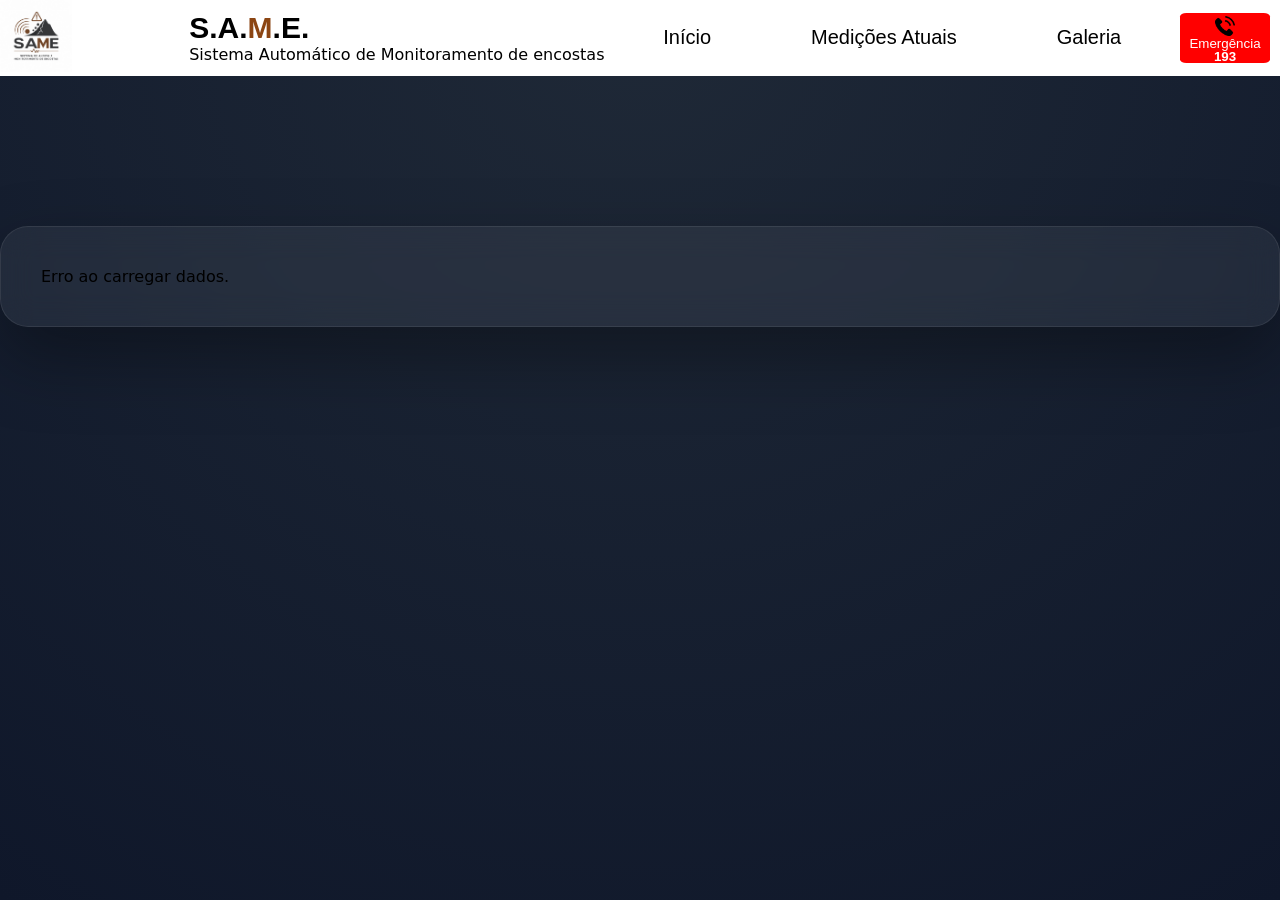
<file: Site Barranco/Dadosensor.html>
<!DOCTYPE html>
<html lang="pt-br">
<head>
    <meta charset="UTF-8">
    <meta name="viewport" content="width=device-width, initial-scale=1.0">
    <meta name="author" content="E.E. Professor Jóse Vênancio">
    <meta name="description" content="Página de dados do sistema">
    <title>Medição de Dados-S.A.M.E.</title>
    <link rel="icon" href="LogoSame.jpeg">
    <link rel="stylesheet" href="SityleDDS.css">
    <link href="http://unpkg.com/boxicons@2.1.4/css/boxicons.min.css" rel="stylesheet">
</head>
<body>
    <header>
        <div class="top">
            <div class="logop">
                <img src="LogoSame.jpeg" class="logo">
            </div>
            <div class="subtitulo">
                <h1>S.A.<span style="color: saddlebrown;">M</span>.E.</h1>
                <p>Sistema Automático de Monitoramento de encostas</p>
            </div>
            <nav class="AH">
                    <ul>
                         <li><a href="index.html">Início</a></li>
                         <li><a href="Dadosensor.html">Medições Atuais</a></li>
                        <li><a href="Galeria.html">Galeria</a></li>
                    </ul>
            </nav>
            <button class="emergencia">
                <img src="telefone.png" alt="telefone icone" class="telefone">
                <a href="tel:193">Emergência <span class="phone"span style="font-weight: bold;top: -2px;position: relative;">193</span></a>
            </button>
        </div>
    </header>
   <div class="card">

    <div class="info">
        <span class="label">Última atualização</span>
        <p id="data">Carregando...</p>
    </div>

    <div class="grid">

        <div class="item">
            <span>🌡️ Temperatura</span>
            <strong id="temperatura">-- °C</strong>
        </div>

        <div class="item">
            <span>💧 Umidade</span>
            <strong id="umidade">-- %</strong>
        </div>

        <div class="item">
            <span>🌱 Umidade do Solo</span>
            <strong id="solo">-- %</strong>
        </div>

    </div>

</div>
<script>
async function carregarDados() {

    try {

        const resposta = await fetch(
            "https://api.thingspeak.com/channels/3399409/feeds.json?results=1"
        );

        const dados = await resposta.json();

        const ultimo = dados.feeds[0];

        document.getElementById("data").textContent =
            new Date(ultimo.created_at)
            .toLocaleString("pt-BR", {
            timeZone: "America/Sao_Paulo"
            });
        document.getElementById("temperatura")
            .textContent =
            `${ultimo.field1 ?? "--"} °C`;

        document.getElementById("umidade")
            .textContent =
            `${ultimo.field2 ?? "--"} %`;

        document.getElementById("solo")
            .textContent =
            `${ultimo.field3 ?? "--"} %`;

    }

    catch {

        document.querySelector(".card")
            .innerHTML =
            "<p>Erro ao carregar dados.</p>";

    }

}

carregarDados();

setInterval(
    carregarDados,
    20000
);
</script>
</body>
</html>
</file>
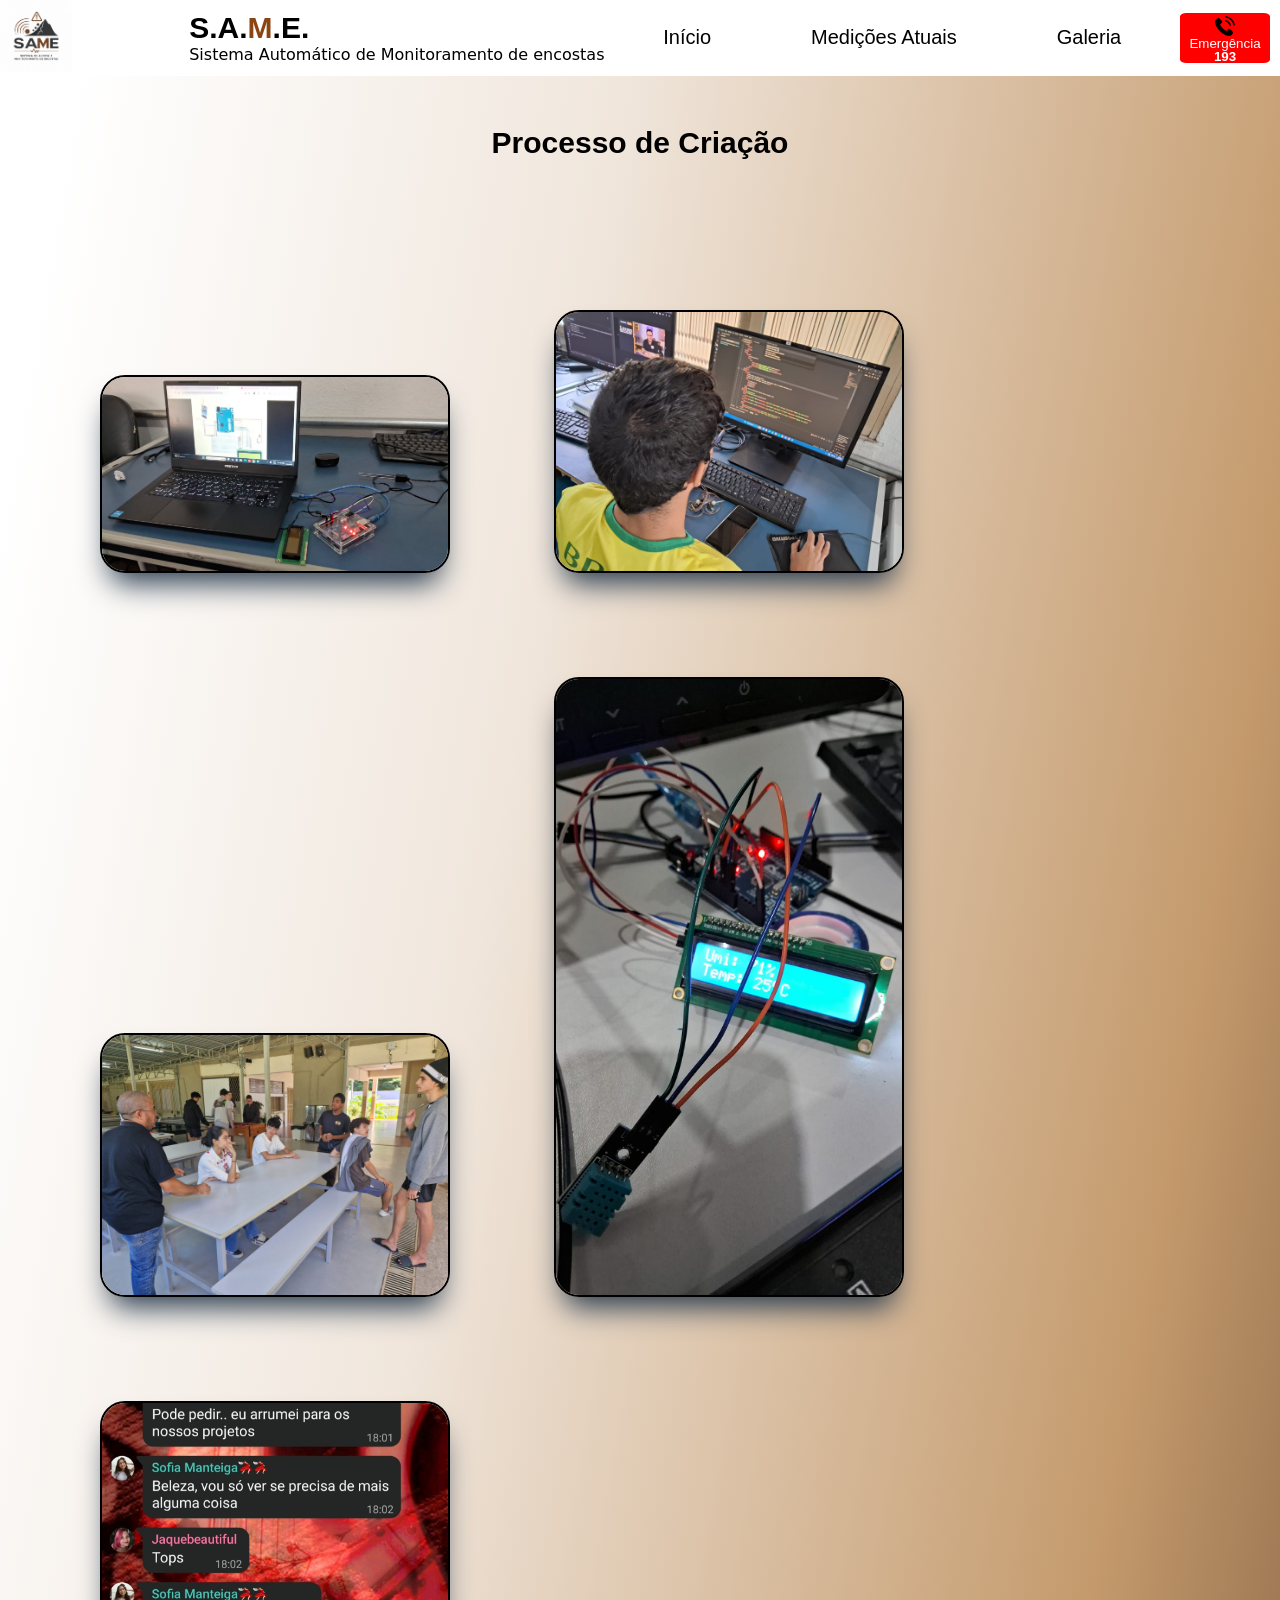
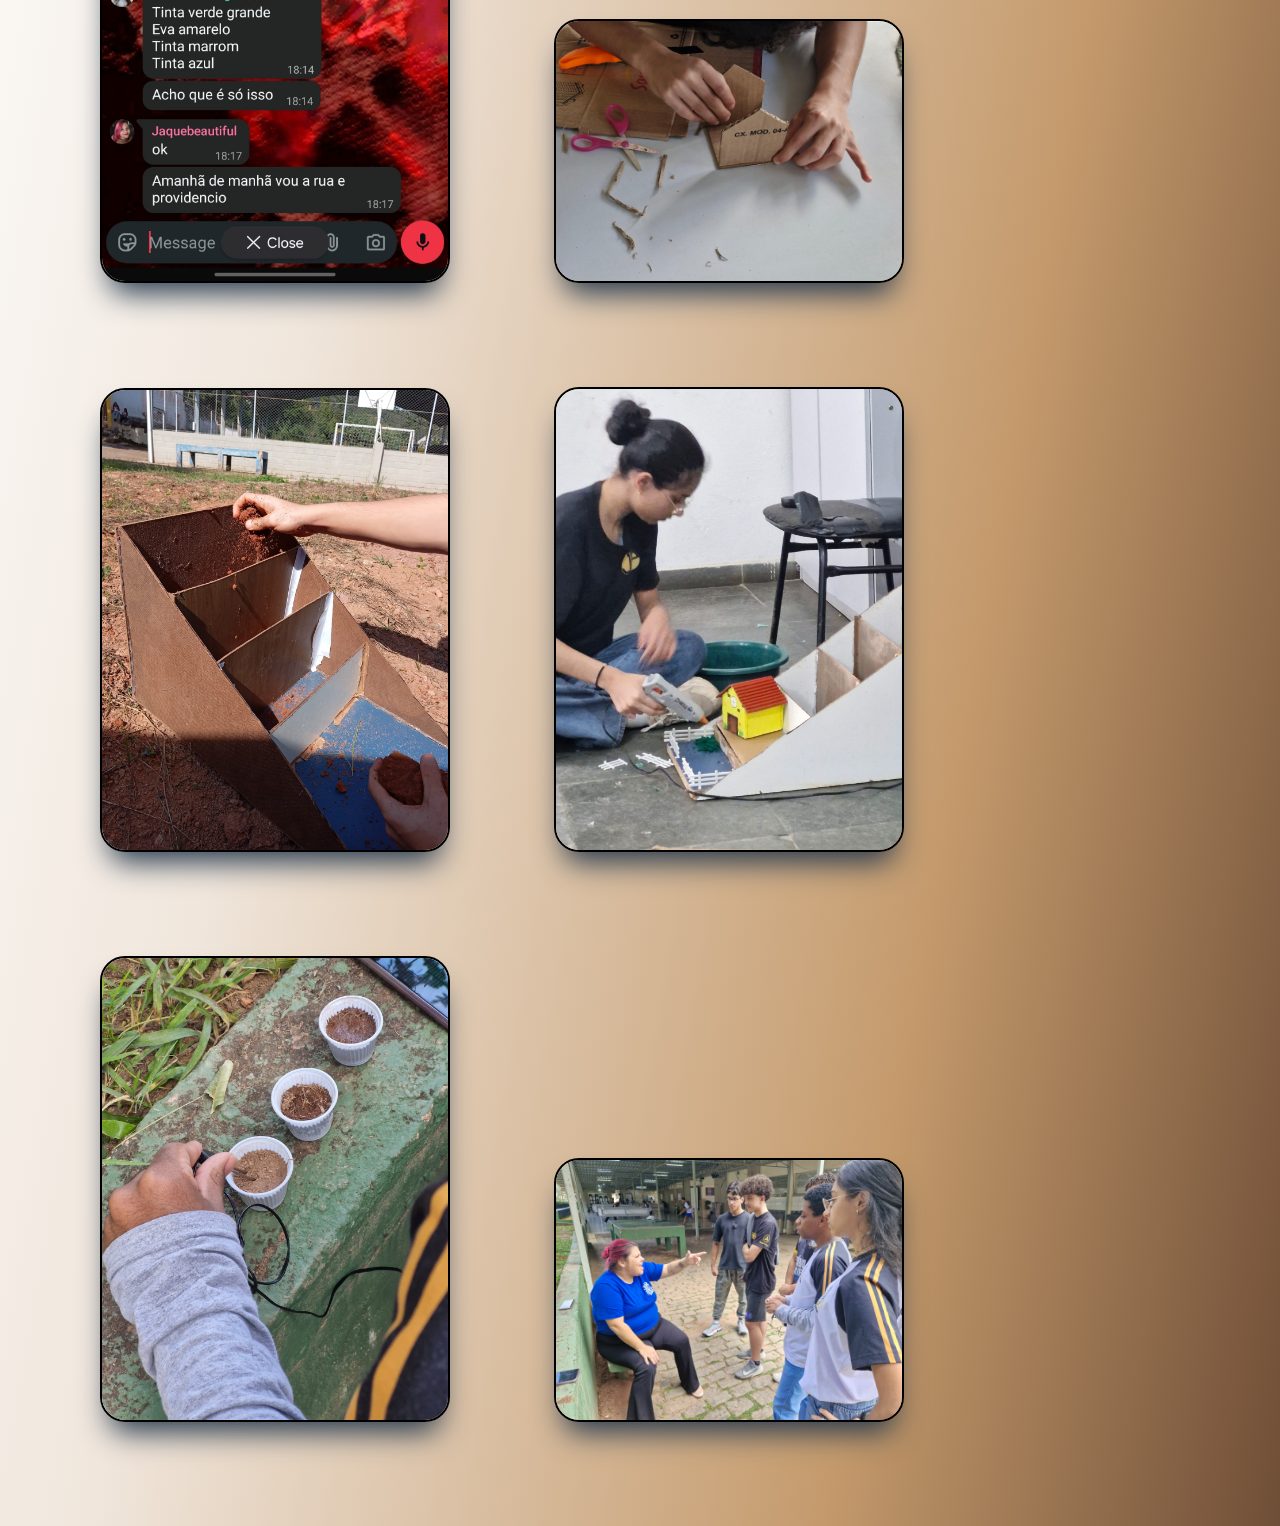
<file: Site Barranco/Galeria.html>
<!DOCTYPE html>
<html lang="pt-br">
<head>
    <meta charset="UTF-8">
    <meta name="viewport" content="width=device-width, initial-scale=1.0">
    <meta name="author" content="E.E. Professor Jóse Vênancio">
    <meta name="description" content="Galeria sobre o processo de criação do sistema">
    <title>Galeria-S.A.M.E.</title>
    <link rel="icon" href="LogoSame.jpeg">
    <link rel="stylesheet" href="StyleG.css">
    <link href="http://unpkg.com/boxicons@2.1.4/css/boxicons.min.css" rel="stylesheet">
</head>
<body>
    <header>
        <div class="top">
            <div class="logop">
                <img src="LogoSame.jpeg" class="logo">
            </div>
            <div class="subtitulo">
                <h1>S.A.<span style="color: saddlebrown;">M</span>.E.</h1>
                <p>Sistema Automático de Monitoramento de encostas</p>
            </div>
            <nav class="AH">
                    <ul>
                        <li><a href="index.html">Início</a></li>
                        <li><a href="Dadosensor.html">Medições Atuais</a></li>
                        <li><a href="Galeria.html">Galeria</a></li>
                    </ul>
            </nav>
            <button class="emergencia">
                <img src="telefone.png" alt="telefone icone" class="telefone">
                <a href="tel:193">Emergência <span class="phone"span style="font-weight: bold;top: -2px;position: relative;">193</span></a>
            </button>
        </div>
    </header>
    <main>
        <div class="titulo">
            <h1>Processo de Criação</h1>
        </div>
       <div class="img1">
        <img src="img1.jpeg" class="img1">
        <img src="img2.jpeg" class="img1">
        <img src="img3.jpeg" class="img1">
        <img src="img4.jpeg" class="img1">
        <img src="img5.jpeg" class="img1">
        <img src="img6.jpeg" class="img1">
        <img src="img7.jpeg" class="img1">
        <img src="img8.jpeg" class="img1">
        <img src="img9.jpeg" class="img1">
        <img src="img10.jpeg"  class="img1">
       </div>
    </main>
    </body>
    </html>
</file>
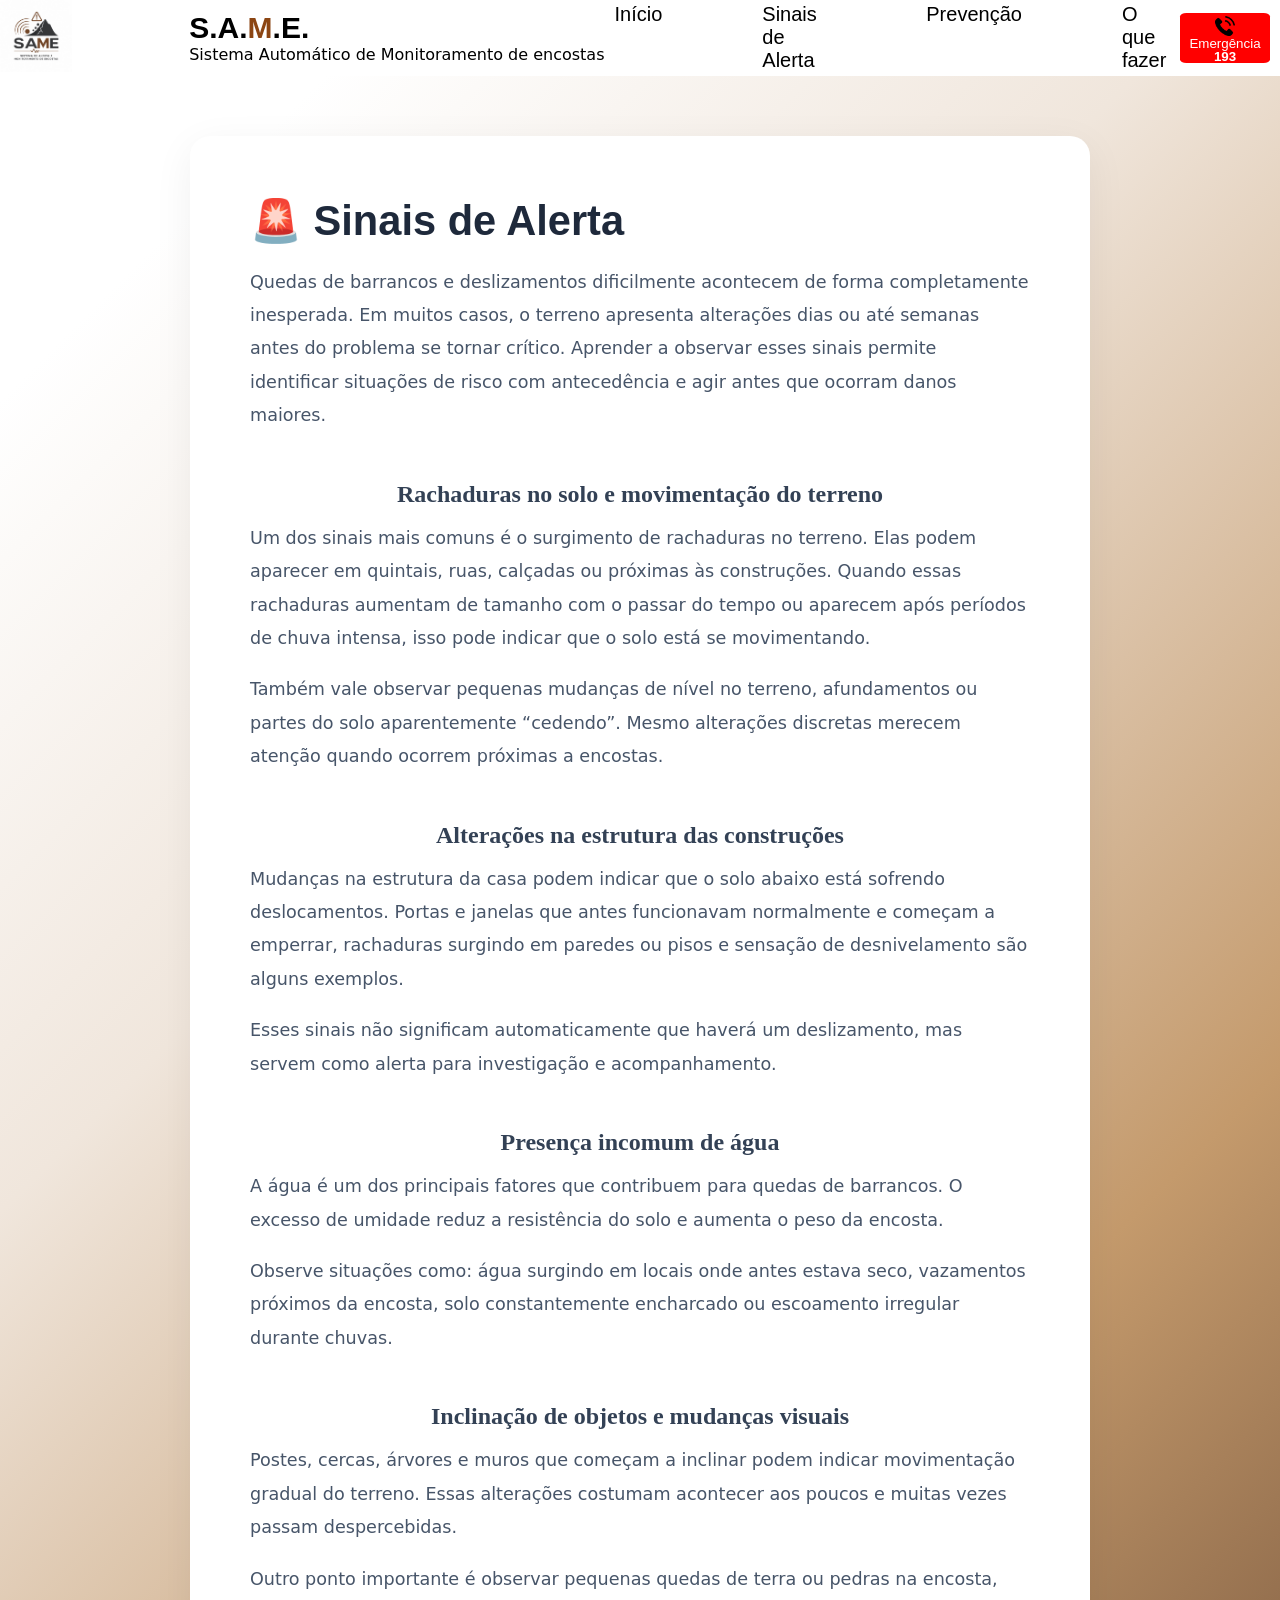
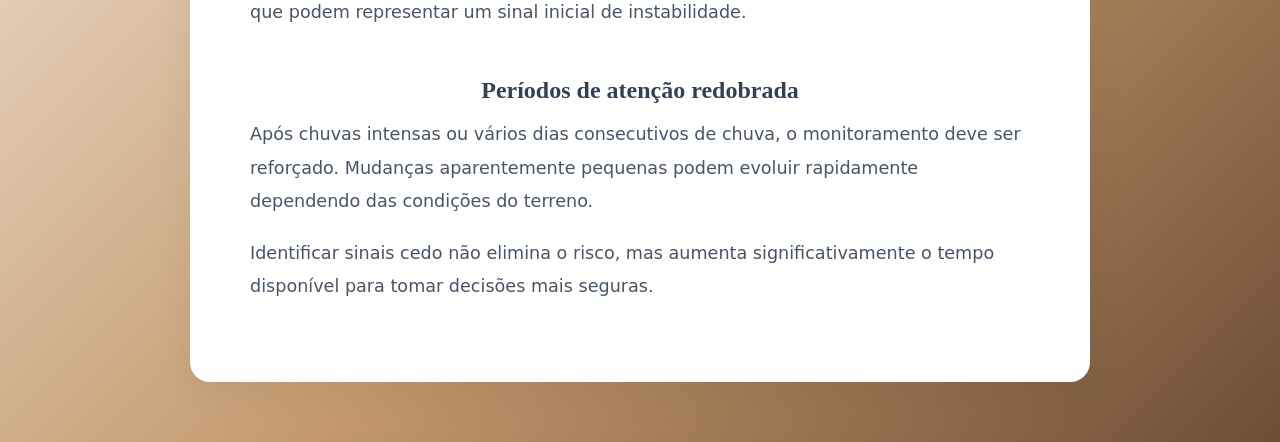
<file: Site Barranco/Saibamais1.html>
<!DOCTYPE html>
<html lang="en">
<head>
    <meta charset="UTF-8">
    <meta name="viewport" content="width=device-width, initial-scale=1.0">
    <meta name="author" content="E.E. Professor Jóse Vênancio">
    <meta name="description" content="Saiba mais(Sinais de Alerta)">
    <title>Sinais de Alerta-S.A.M.E.</title>
    <link rel="icon" href="LogoSame.jpeg">
    <link rel="stylesheet" href="styleS1.css">
</head>
<body>
     <header>
        <div class="top">
            <div class="logop">
                <img src="LogoSame.jpeg" class="logo">
            </div>
            <div class="subtitulo">
                <h1>S.A.<span style="color: saddlebrown;">M</span>.E.</h1>
                <p>Sistema Automático de Monitoramento de encostas</p>
            </div>
            <nav  class="AH">
                    <ul>
                        <li><a href="index.html">Início</a></li>
                        <li><a href="Saibamais1.html">Sinais de Alerta</a></li>
                        <li><a href="Saibamais2.html">Prevenção</a></li>
                        <li><a href="Saibamais3.html">O que fazer</a></li>
                    </ul>
            </nav>
            <button class="emergencia">
                <img src="telefone.png" alt="telefone icone" class="telefone">
                <a href="tel:193">Emergência <span class="phone"span style="font-weight: bold;top: -2px;position: relative;">193</span></a>
            </button>
        </div>
    </header>
    <main>

<div class="container">

    <h1>🚨 Sinais de Alerta</h1>

        <p>
        Quedas de barrancos e deslizamentos dificilmente acontecem de forma completamente inesperada.
        Em muitos casos, o terreno apresenta alterações dias ou até semanas antes do problema se tornar crítico.
        Aprender a observar esses sinais permite identificar situações de risco com antecedência e agir antes que ocorram danos maiores.
        </p>

    <h2>Rachaduras no solo e movimentação do terreno</h2>

        <p>
        Um dos sinais mais comuns é o surgimento de rachaduras no terreno.
        Elas podem aparecer em quintais, ruas, calçadas ou próximas às construções.
        Quando essas rachaduras aumentam de tamanho com o passar do tempo ou aparecem após períodos de chuva intensa, isso pode indicar que o solo está se movimentando.
        </p>

        <p>
        Também vale observar pequenas mudanças de nível no terreno, afundamentos ou partes do solo aparentemente “cedendo”.
        Mesmo alterações discretas merecem atenção quando ocorrem próximas a encostas.
        </p>

    <h2>Alterações na estrutura das construções</h2>

        <p>
        Mudanças na estrutura da casa podem indicar que o solo abaixo está sofrendo deslocamentos.
        Portas e janelas que antes funcionavam normalmente e começam a emperrar, rachaduras surgindo em paredes ou pisos e sensação de desnivelamento são alguns exemplos.
        </p>

        <p>
        Esses sinais não significam automaticamente que haverá um deslizamento, mas servem como alerta para investigação e acompanhamento.
        </p>

    <h2>Presença incomum de água</h2>

        <p>
        A água é um dos principais fatores que contribuem para quedas de barrancos.
        O excesso de umidade reduz a resistência do solo e aumenta o peso da encosta.
        </p>

        <p>
        Observe situações como:
        água surgindo em locais onde antes estava seco, vazamentos próximos da encosta, solo constantemente encharcado ou escoamento irregular durante chuvas.
        </p>

    <h2>Inclinação de objetos e mudanças visuais</h2>

        <p>
        Postes, cercas, árvores e muros que começam a inclinar podem indicar movimentação gradual do terreno.
        Essas alterações costumam acontecer aos poucos e muitas vezes passam despercebidas.
        </p>

        <p>
        Outro ponto importante é observar pequenas quedas de terra ou pedras na encosta, que podem representar um sinal inicial de instabilidade.
        </p>

    <h2>Períodos de atenção redobrada</h2>

        <p>
        Após chuvas intensas ou vários dias consecutivos de chuva, o monitoramento deve ser reforçado.
        Mudanças aparentemente pequenas podem evoluir rapidamente dependendo das condições do terreno.
        </p>

        <p>
        Identificar sinais cedo não elimina o risco, mas aumenta significativamente o tempo disponível para tomar decisões mais seguras.
        </p>

</div>

</main>
</body>
</html>
</file>
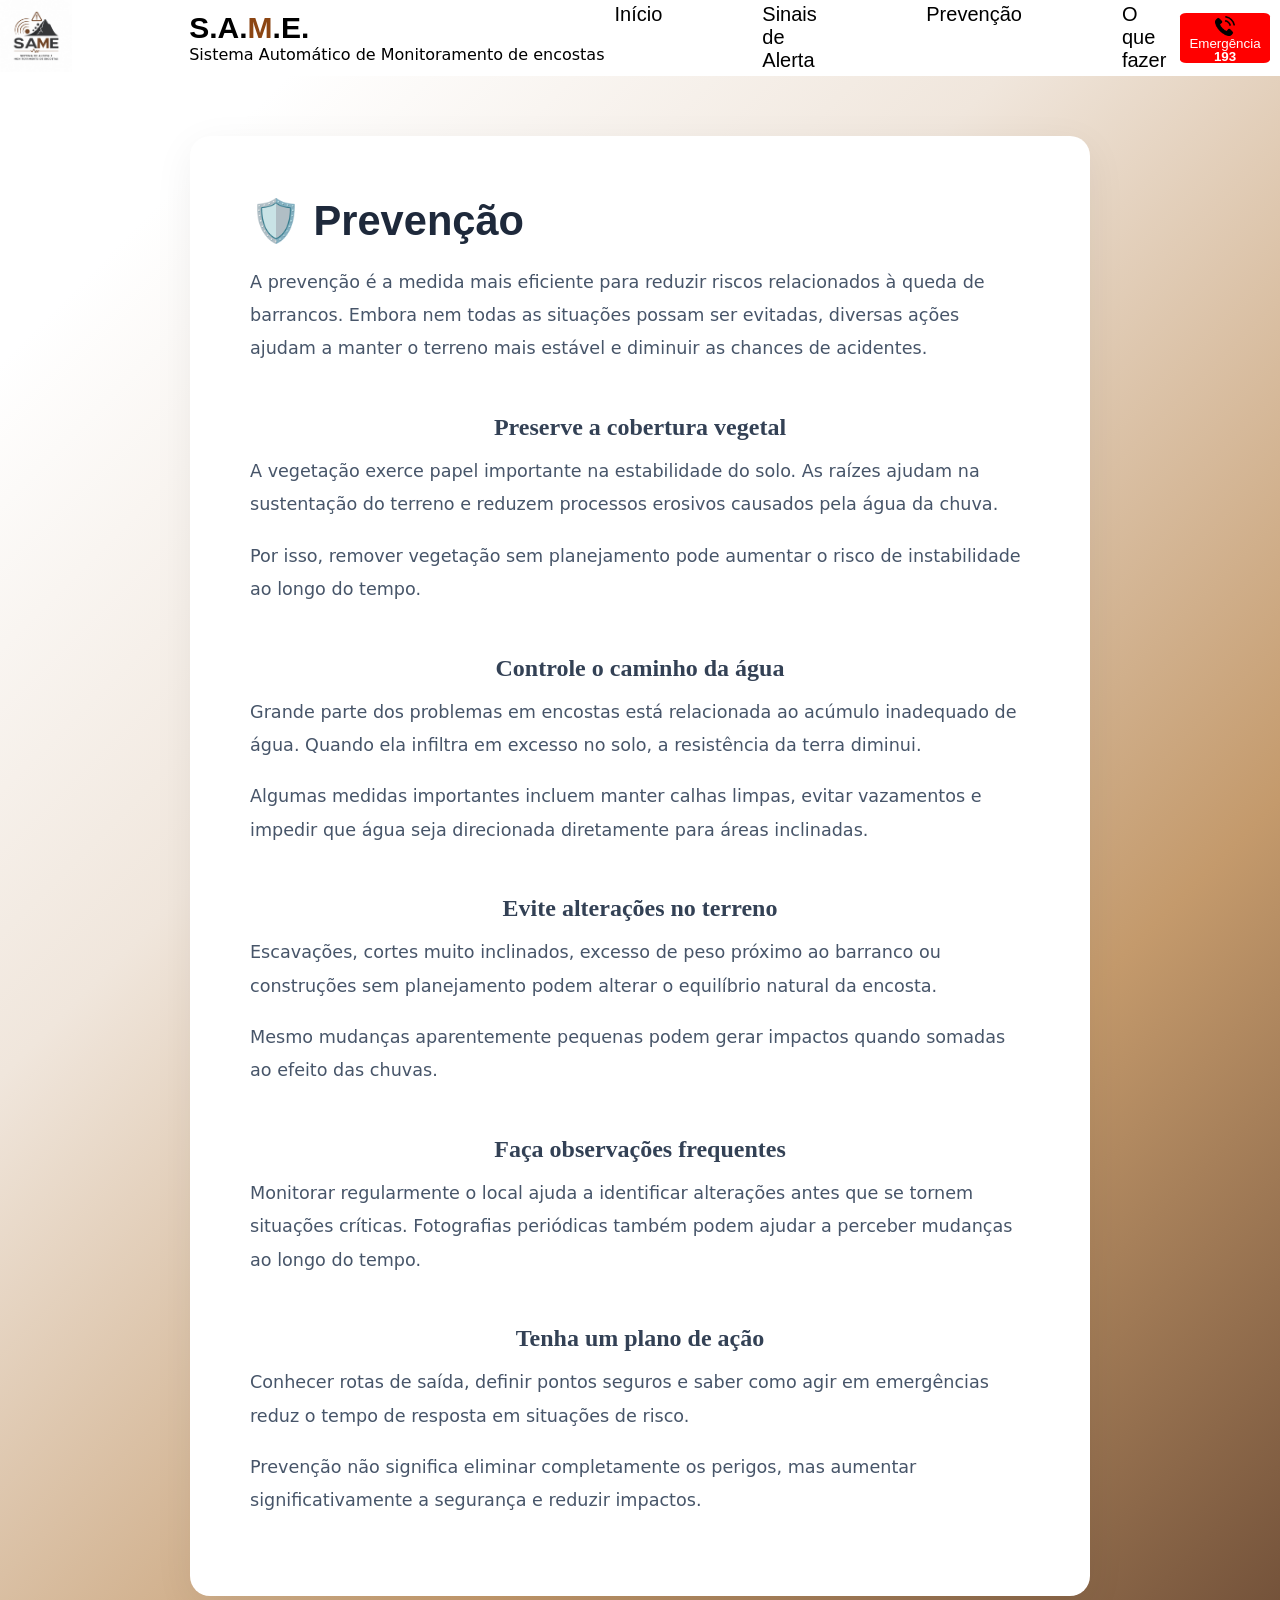
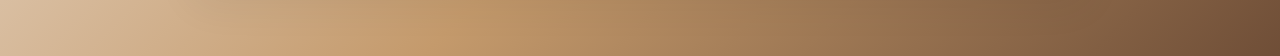
<file: Site Barranco/Saibamais2.html>
<!DOCTYPE html>
<html lang="en">
<head>
    <meta charset="UTF-8">
    <meta name="viewport" content="width=device-width, initial-scale=1.0">
    <meta name="author" content="E.E. Professor Jóse Vênancio">
    <meta name="description" content="Saiba mais(Prevenção)">
    <title>Prevenção-S.A.M.E.</title>
    <link rel="icon" href="LogoSame.jpeg">
    <link rel="stylesheet" href="styleS2.css">
</head>
<body>
    <header>
        <div class="top">
            <div class="logop">
                <img src="LogoSame.jpeg" class="logo">
            </div>
            <div class="subtitulo">
                <h1>S.A.<span style="color: saddlebrown;">M</span>.E.</h1>
                <p>Sistema Automático de Monitoramento de encostas</p>
            </div>
            <nav class="AH">
                    <ul>
                        <li><a href="index.html">Início</a></li>
                        <li><a href="Saibamais1.html">Sinais de Alerta</a></li>
                        <li><a href="Saibamais2.html">Prevenção</a></li>
                        <li><a href="Saibamais3.html">O que fazer</a></li>
                    </ul>
            </nav>
            <button class="emergencia">
                <img src="telefone.png" alt="telefone icone" class="telefone">
                <a href="tel:193">Emergência <span class="phone"span style="font-weight: bold;top: -2px;position: relative;">193</span></a>
            </button>
        </div>
    </header>
<main>

<div class="container">

    <h1>🛡️ Prevenção</h1>

        <p>
        A prevenção é a medida mais eficiente para reduzir riscos relacionados à queda de barrancos.
        Embora nem todas as situações possam ser evitadas, diversas ações ajudam a manter o terreno mais estável e diminuir as chances de acidentes.
        </p>

    <h2>Preserve a cobertura vegetal</h2>

        <p>
        A vegetação exerce papel importante na estabilidade do solo.
        As raízes ajudam na sustentação do terreno e reduzem processos erosivos causados pela água da chuva.
        </p>

        <p>
        Por isso, remover vegetação sem planejamento pode aumentar o risco de instabilidade ao longo do tempo.
        </p>

    <h2>Controle o caminho da água</h2>

        <p>
        Grande parte dos problemas em encostas está relacionada ao acúmulo inadequado de água.
        Quando ela infiltra em excesso no solo, a resistência da terra diminui.
        </p>

        <p>
        Algumas medidas importantes incluem manter calhas limpas, evitar vazamentos e impedir que água seja direcionada diretamente para áreas inclinadas.
        </p>

    <h2>Evite alterações no terreno</h2>

        <p>
        Escavações, cortes muito inclinados, excesso de peso próximo ao barranco ou construções sem planejamento podem alterar o equilíbrio natural da encosta.
        </p>

        <p>
        Mesmo mudanças aparentemente pequenas podem gerar impactos quando somadas ao efeito das chuvas.
        </p>

    <h2>Faça observações frequentes</h2>

        <p>
        Monitorar regularmente o local ajuda a identificar alterações antes que se tornem situações críticas.
        Fotografias periódicas também podem ajudar a perceber mudanças ao longo do tempo.
        </p>

    <h2>Tenha um plano de ação</h2>

        <p>
        Conhecer rotas de saída, definir pontos seguros e saber como agir em emergências reduz o tempo de resposta em situações de risco.
        </p>

        <p>
        Prevenção não significa eliminar completamente os perigos, mas aumentar significativamente a segurança e reduzir impactos.
        </p>

</div>

</main>
</body>
</html>
</file>
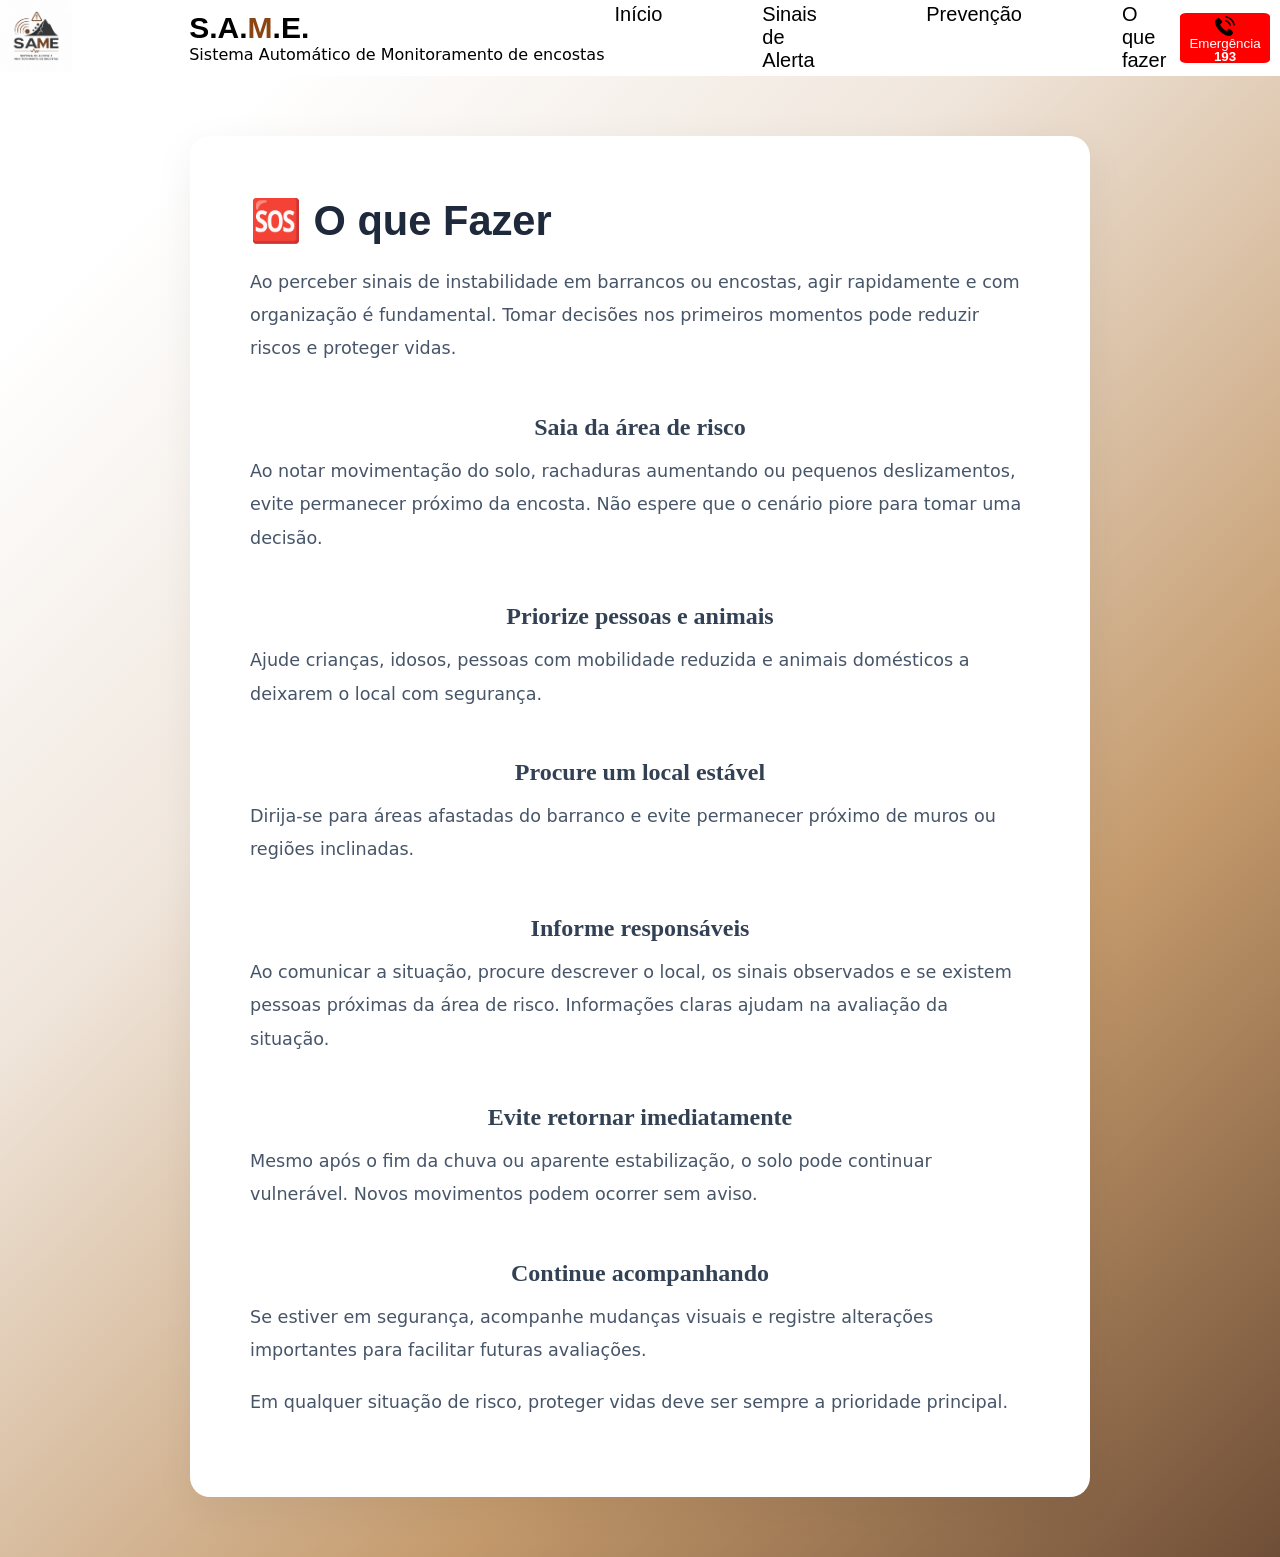
<file: Site Barranco/Saibamais3.html>
<!DOCTYPE html>
<html lang="en">
<head>
    <meta charset="UTF-8">
    <meta name="viewport" content="width=device-width, initial-scale=1.0">
    <meta name="author" content="E.E. Professor Jóse Vênancio">
    <meta name="description" content="Saiba mais(O que fazer)">
    <title>O que fazer-S.A.M.E.</title>
    <link rel="icon" href="LogoSame.jpeg">
    <link rel="stylesheet" href="styleS3.css">
</head>
<body>
    <header>
        <div class="top">
            <div class="logop">
                <img src="LogoSame.jpeg" class="logo">
            </div>
            <div class="subtitulo">
                <h1>S.A.<span style="color: saddlebrown;">M</span>.E.</h1>
                <p>Sistema Automático de Monitoramento de encostas</p>
            </div>
            <nav class="AH">
                    <ul>
                        <li><a href="index.html">Início</a></li>
                        <li><a href="Saibamais1.html">Sinais de Alerta</a></li>
                        <li><a href="Saibamais2.html">Prevenção</a></li>
                        <li><a href="Saibamais3.html">O que fazer</a></li>
                    </ul>
            </nav>
            <button class="emergencia">
                <img src="telefone.png" alt="telefone icone" class="telefone">
                <a href="tel:193">Emergência <span class="phone"span style="font-weight: bold;top: -2px;position: relative;">193</span></a>
            </button>
        </div>
    </header>
   <main>

<div class="container">

    <h1>🆘 O que Fazer</h1>

        <p>     
        Ao perceber sinais de instabilidade em barrancos ou encostas, agir rapidamente e com organização é fundamental.
        Tomar decisões nos primeiros momentos pode reduzir riscos e proteger vidas.
        </p>

    <h2>Saia da área de risco</h2>

        <p>
        Ao notar movimentação do solo, rachaduras aumentando ou pequenos deslizamentos, evite permanecer próximo da encosta.
        Não espere que o cenário piore para tomar uma decisão.
        </p>

    <h2>Priorize pessoas e animais</h2>

        <p>
        Ajude crianças, idosos, pessoas com mobilidade reduzida e animais domésticos a deixarem o local com segurança.
        </p>

    <h2>Procure um local estável</h2>

        <p>
        Dirija-se para áreas afastadas do barranco e evite permanecer próximo de muros ou regiões inclinadas.
        </p>

    <h2>Informe responsáveis</h2>

        <p>
        Ao comunicar a situação, procure descrever o local, os sinais observados e se existem pessoas próximas da área de risco.
        Informações claras ajudam na avaliação da situação.
        </p>

    <h2>Evite retornar imediatamente</h2>

        <p>
        Mesmo após o fim da chuva ou aparente estabilização, o solo pode continuar vulnerável.
        Novos movimentos podem ocorrer sem aviso.
        </p>

    <h2>Continue acompanhando</h2>

        <p>
        Se estiver em segurança, acompanhe mudanças visuais e registre alterações importantes para facilitar futuras avaliações.
        </p>

        <p>
        Em qualquer situação de risco, proteger vidas deve ser sempre a prioridade principal.
        </p>

</div>

</main>
    
</body>
</html>
</file>
<file: Site Barranco/SityleDDS.css>
@charset "UTF-8";
@import url('https://fonts.googleapis.com/css2?family=Stack+Sans+Text:wght@200..700&display=swap');
*{
    margin: 0;
    padding: 0;
    box-sizing: border-box;
}
@media (max-width:768px) {
    .conteudo {
        flex-direction: column;
    }
}

html::-webkit-scrollbar{
    display: none;
}


.logo {
    width:40%;
    height: 40%;
}
.logop {
    background-color: rgb(255, 255, 255);
    width: 14%;
}

.subtitulo p{
    color: black;
}

.AH a::after{
    content: "";
    position: absolute;
    left: 0;
    bottom: -3px;
    width: 0;
    height: 2px;
    background-color: brown;
    transition: width 0.3s ease-in-out;
}

a:hover::after {
    width: 100%;
}

nav {
    background-color: #fff;
    width: 15%;
    display: flex;
    justify-content: center;
    align-items: center;
    flex: 1 1 calc(33.333% - 10px);
    margin:auto
}
nav ul li a {
    color: black;
    transition: color 0.3s; transform: 0.3s;
    text-decoration: none;
    font-size: 20px;
    font-family: Arial, Helvetica, sans-serif;
}
nav ul li a:hover {
    color: saddlebrown;
    text-decoration: none;
    transition:  0.2s ease-in-out;
}
ul {
    display: flex;
    list-style-type: none;
    gap: 100px;
}
.top {
 display: flex;
 width: 100%;
 background-color:#fff;
 flex-wrap: wrap;
 gap: 10px;
 align-items: center;
}
.emergencia {
    background-color: rgb(255, 0, 0);
    width: 90px;
    height: 50px;
    color: rgb(255, 255, 255);
    border-radius: 7%;
    margin-right: 10px;
}

.emergencia a{
    color: #fff;
    text-decoration: none;
}

button {
    border: none;
    cursor: pointer;
}
button:focus {
    outline:2px solid rgb(181, 0, 0);
}
.telefone {
    top: 3.5px;
    position: relative;
    width: 20px;
}

h1 {
    color: rgb(0, 0, 0);
    text-align: top;
    font-size: 30px;
    font-family:'Gill Sans', 'Gill Sans MT', Calibri, 'Trebuchet MS', sans-serif;
}
h2 {
    color: rgb(0, 0, 0);
    text-align: center;
    font-size: 30px;
}
p {
    font-family:system-ui, -apple-system, BlinkMacSystemFont, 'Segoe UI', Roboto, Oxygen, Ubuntu, Cantarell, 'Open Sans', 'Helvetica Neue', sans-serif;
    font-weight: 500;
    color: black;
}

body{
    min-height:100vh;
    background:radial-gradient(circle at top,#1f2937,#0f172a);
    font-family:Inter,Arial,sans-serif;
    color:white;
}

main{
    min-height:100vh;
    display:flex;
    justify-content:center;
    align-items:center;
    padding:40px 20px;
}

.container{
    width:min(100%, 950px);
}

.container h2{
    text-align:center;
    font-size:2.4rem;
    margin-bottom:28px;
    font-weight:700;
    letter-spacing:-1px;
}

.card{
    background:rgba(255,255,255,.06);
    backdrop-filter:
    blur(16px);
    border:1px solid rgba(255,255,255,.08);
    border-radius:28px;
    padding:40px;
    box-shadow:0 30px 70px
    rgba(0,0,0,.35);
    margin-top: 150px;
}

.info{
    text-align:center;
    margin-bottom:35px;
}

.label{
    color:#94a3b8;
    display:block;
    margin-bottom:10px;
    font-size:.95rem;
    text-transform:uppercase;
    letter-spacing:1px;
}

#data{
    font-size:1.1rem;
    font-weight:600;
}

.grid{
    display:grid;
    grid-template-columns:repeat(auto-fit,minmax(220px,1fr));
    gap:22px;
}

.item{
    background: linear-gradient(180deg,rgba(255,255,255,.08), rgba(255,255,255,.03));
    border-radius:22px;
    padding:28px;
    text-align:center;
    transition:.25s;
    border:1px solid
    rgba(255,255,255,.08);
}

.item:hover{
    transform:
    translateY(-8px);
    box-shadow:0 18px 40px
    rgba(0,0,0,.25);
}

.item span{
    display:block;
    color:#cbd5e1;
    font-size:1rem;
    margin-bottom:16px;
}

.item strong{
    display:block;
    font-size:2.8rem;
    font-weight:800;
    letter-spacing:-2px;
}


#temperatura{
    color:#ff8b6b;
}

#umidade{
    color:#5db9ff;
}

#solo{
    color:#6be675;
}

@media(max-width:700px){

    .container h2{
    font-size:1.9rem;
    }

    .card{
    padding:25px;
    }

    .item strong{
    font-size:2rem;
    }

}

@media (max-width:768px){

    .top{
        flex-direction: column;
        justify-content: center;
        text-align: center;
    }

    .logop{
        width: 25%;
    }

    .logo{
        width: 100%;
        height: auto;
    }

    nav{
        width: 100%;
    }

    ul{
        gap: 25px;
        flex-wrap: wrap;
        justify-content: center;
    }

    nav ul li{
        text-align: center;
    }

    main{
        padding: 30px 15px;
    }

    .container{
        width: 100%;
    }

    .container h2{
        font-size: 2rem;
    }

    .card{
        margin-top: 60px;
        padding: 25px;
    }

    .grid{
        grid-template-columns: 1fr;
    }

    .item{
        padding: 22px;
    }

    .item strong{
        font-size: 2rem;
    }

}

@media (max-width:480px){

    .logop{
        width: 45%;
    }

    ul{
        flex-direction: column;
        gap: 18px;
    }

    nav ul li a{
        font-size: 18px;
    }

    .container h2{
        font-size: 1.6rem;
    }

    .card{
        margin-top: 40px;
        padding: 18px;
        border-radius: 20px;
    }

    .label{
        font-size: .8rem;
    }

    #data{
        font-size: 1rem;
    }

    .item{
        padding: 18px;
    }

    .item span{
        font-size: .9rem;
    }

    .item strong{
        font-size: 1.8rem;
    }

    .emergencia{
        margin: auto;
    }

}
</file>
<file: Site Barranco/StyleG.css>
@charset "UTF-8";
@import url('https://fonts.googleapis.com/css2?family=Stack+Sans+Text:wght@200..700&display=swap');
*{
    margin: 0;
    padding: 0;
    box-sizing: border-box;
}
@media (max-width:768px) {
    .conteudo {
        flex-direction: column;
    }
}

html::-webkit-scrollbar{
    display: none;
}


.logo {
width:40%;
height: 40%;
}
.logop {
    background-color: rgb(255, 255, 255);
    width: 14%;
}

.subtitulo p{
    color: black;
}

.AH a::after{
    content: "";
    position: absolute;
    left: 0;
    bottom: -3px;
    width: 0;
    height: 2px;
    background-color: brown;
    transition: width 0.3s ease-in-out;
}

a:hover::after {
    width: 100%;
}

nav {
    background-color: #fff;
    width: 15%;
    display: flex;
    justify-content: center;
    align-items: center;
    flex: 1 1 calc(33.333% - 10px);
    margin:auto
}

nav ul li a {
    color: black;
    transition: color 0.3s; transform: 0.3s;
    text-decoration: none;
    font-size: 20px;
    font-family: Arial, Helvetica, sans-serif;
}

nav ul li a:hover {
    color: saddlebrown;
    text-decoration: none;
    transition:  0.2s ease-in-out;
}

ul {
    display: flex;
    list-style-type: none;
    gap: 100px;
}

.top {
 display: flex;
 width: 100%;
 background-color:#fff;
 flex-wrap: wrap;
 gap: 10px;
 align-items: center;
}

.emergencia {
    background-color: rgb(255, 0, 0);
    width: 90px;
    height: 50px;
    color: rgb(255, 255, 255);
    border-radius: 7%;
    margin-right: 10px;
}

.emergencia a{
    color: #fff;
    text-decoration: none;
}

button {
    border: none;
    cursor: pointer;
}
button:focus {
    outline:2px solid rgb(181, 0, 0);
}
.telefone {
    top: 3.5px;
    position: relative;
    width: 20px;
}

h1 {
    color: rgb(0, 0, 0);
    text-align: top;
    font-size: 30px;
    font-family:'Gill Sans', 'Gill Sans MT', Calibri, 'Trebuchet MS', sans-serif;
}
h2 {
    color: rgb(0, 0, 0);
    text-align: center;
    font-size: 30px;
}
p {
    font-family:system-ui, -apple-system, BlinkMacSystemFont, 'Segoe UI', Roboto, Oxygen, Ubuntu, Cantarell, 'Open Sans', 'Helvetica Neue', sans-serif;
    font-weight: 500;
    color: black;
}

body{ 
   background: linear-gradient(100deg,#ffffff 5%,#f0e6dc 35%,#c49a6c 75%,#6f4e37 100%);
}


.titulo{
    text-align: center;
    background-size: cover;
    background-position: center;
    background-repeat: no-repeat;
    padding: 50px;
}

.titulo h1{
    color:black;
}

.imagem{
    padding: 100px;
    flex: 1;
    min-width: 400px;
    display: inline;
    justify-content: center;
}

.imagem img{
    padding: 100px;
    width:100%;
    max-width:350px;
    border-radius:25px;
    object-fit:cover;
    box-shadow:0 20px 40px rgba(0,0,0,0.4);
    transition:0.4s;
}

.imagens:hover{
    transform:scale(1.03);
}

.img1{
    margin: 50px;
    flex:1;
    min-width:350px;
    display: inline-block;
    justify-content:center;
    margin-top: 50px;
}

.img1 img{
    width:50%;
    max-width:350px;
    border-radius:25px;
    object-fit:cover;
    box-shadow: rgb(38, 57, 77) 0px 20px 30px -10px;
    transition:0.4s;
    border: black solid 2px;
}

.img1 img:hover{
    transform:scale(1.03);
}

@media screen and (max-width:1024px){

    ul{
        gap: 50px;
    }

    .imagem{
        padding: 50px;
    }

    .imagem img{
        padding: 50px;
    }

}

@media screen and (max-width:768px){

    .top{
        flex-direction: column;
        justify-content: center;
        text-align: center;
    }

    .logop{
        width: 25%;
    }

    .logo{
        width: 100%;
        height: auto;
    }

    nav{
        width: 100%;
    }

    ul{
        gap: 25px;
        flex-wrap: wrap;
        justify-content: center;
    }

    .titulo{
        padding: 30px;
    }

    .imagem{
        padding: 30px;
        min-width: auto;
        text-align: center;
    }

    .imagem img{
        width: 100%;
        max-width: 300px;

        padding: 0;
    }

    .img1{
        min-width: auto;

        width: 100%;

        text-align: center;

        margin: 30px auto;
    }

    .img1 img{
        width: 80%;
    }

}

@media screen and (max-width:480px){

    .logop{
        width: 45%;
    }

    ul{
        flex-direction: column;
        gap: 20px;
    }

    nav ul li a{
        font-size: 18px;
    }

    .titulo{
        padding: 20px;
    }

    h1{
        font-size: 24px;
    }

    h2{
        font-size: 22px;
    }

    p{
        font-size: 15px;
    }

    .imagem{
        padding: 20px;
    }

    .imagem img{
        width: 100%;

        max-width: 250px;
    }

    .img1{

        margin: 20px auto;
    }

    .img1 img{

        width: 100%;
        max-width: 250px;
    }

    .emergencia{
        margin: auto;
    }

}
</file>
<file: Site Barranco/styleS1.css>
@charset "UTF-8";
@import url('https://fonts.googleapis.com/css2?family=Stack+Sans+Text:wght@200..700&display=swap');
*{
    margin: 0;
    padding: 0;
    box-sizing: border-box;
}
@media (max-width:768px) {
    .conteudo {
        flex-direction: column;
    }
}

html::-webkit-scrollbar{
    display: none;
}


.logo {
width:40%;
height: 40%;
}
.logop {
    background-color: rgb(255, 255, 255);
    width: 14%;
}

.subtitulo p{
    color: black;
}

.AH a::after{
    content: "";
    position: absolute;
    left: 0;
    bottom: -3px;
    width: 0;
    height: 2px;
    background-color: brown;
    transition: width 0.3s ease-in-out;
}

a:hover::after {
    width: 100%;
}

nav {
    background-color: #fff;
    width: 15%;
    display: flex;
    justify-content: center;
    align-items: center;
    flex: 1 1 calc(33.333% - 10px);
    margin:auto
}
nav ul li a {
    color: black;
    transition: color 0.3s; transform: 0.3s;
    text-decoration: none;
    font-size: 20px;
    font-family: Arial, Helvetica, sans-serif;
}
nav ul li a:hover {
    color: saddlebrown;
    text-decoration: none;
    transition:  0.2s ease-in-out;
}
ul {
    display: flex;
    list-style-type: none;
    gap: 100px;
}
.top {
 display: flex;
 width: 100%;
 background-color:#fff;
 flex-wrap: wrap;
 gap: 10px;
 align-items: center;
}
.emergencia {
    background-color: rgb(255, 0, 0);
    width: 90px;
    height: 50px;
    color: rgb(255, 255, 255);
    border-radius: 7%;
    margin-right: 10px;
}

.emergencia a{
    color: #fff;
    text-decoration: none;
}

button {
    border: none;
    cursor: pointer;
}
button:focus {
    outline:2px solid rgb(181, 0, 0);
}
.telefone {
    top: 3.5px;
    position: relative;
    width: 20px;
}

h1 {
    color: rgb(0, 0, 0);
    text-align: top;
    font-size: 30px;
    font-family:'Gill Sans', 'Gill Sans MT', Calibri, 'Trebuchet MS', sans-serif;
}
h2 {
    color: rgb(0, 0, 0);
    text-align: center;
    font-size: 30px;
}
p {
    font-family:system-ui, -apple-system, BlinkMacSystemFont, 'Segoe UI', Roboto, Oxygen, Ubuntu, Cantarell, 'Open Sans', 'Helvetica Neue', sans-serif;
    font-weight: 500;
    color: black;
}

main{
    min-height:100vh;
    display:flex;
    justify-content:center;
    padding:60px 24px;
    background: linear-gradient(
    135deg,
    #ffffff 10%,
    #f0e6dc 35%,
    #c49a6c 70%,
    #6f4e37 100%
);;
}
.container{
    width:100%;
    max-width:900px;
    background:white;
    padding:60px;
    border-radius:20px;
    box-shadow:0 10px 40px rgba(0,0,0,.06);
}
.container h1{
    font-size:2.6rem;
    margin-bottom:20px;
    line-height:1.2;
    color:#1e293b;
}

.container h2{
    margin-top:48px;
    margin-bottom:14px;
    font-size:1.5rem;
    color:#334155;
}

.container p{
    font-size:1.1rem;
    line-height:1.9;
    color:#475569;
    margin-bottom:18px;
}

@media (max-width:768px){

    .top{
        flex-direction: column;
        justify-content: center;
        text-align: center;
    }

    .logop{
        width: 25%;
    }

    .logo{
        width: 100%;
        height: auto;
    }

    nav{
        width: 100%;
    }

    ul{
        gap: 25px;
        flex-wrap: wrap;
        justify-content: center;
    }

    main{
        padding: 40px 18px;
    }

    .container{
        padding: 40px;
    }

    .container h1{
        font-size: 2rem;
    }

    .container h2{
        font-size: 1.3rem;
    }

    .container p{
        font-size: 1rem;
        line-height: 1.7;
    }

}

@media (max-width:480px){

    .logop{
        width: 45%;
    }

    ul{
        flex-direction: column;
        gap: 18px;
    }

    nav ul li a{
        font-size: 18px;
    }

    main{
        padding: 25px 12px;
    }

    .container{
        padding: 25px;
        border-radius: 14px;
    }

    .container h1{
        font-size: 1.6rem;
    }

    .container h2{
        font-size: 1.15rem;
    }

    .container p{
        font-size: .95rem;
        line-height: 1.6;
    }

    .emergencia{
        margin: auto;
    }

}
</file>
<file: Site Barranco/styleS2.css>
@charset "UTF-8";
@import url('https://fonts.googleapis.com/css2?family=Stack+Sans+Text:wght@200..700&display=swap');
*{
    margin: 0;
    padding: 0;
    box-sizing: border-box;
}
@media (max-width:768px) {
    .conteudo {
        flex-direction: column;
    }
}

html::-webkit-scrollbar{
    display: none;
}


.logo {
width:40%;
height: 40%;
}
.logop {
    background-color: rgb(255, 255, 255);
    width: 14%;
}

.subtitulo p{
    color: black;
}

.AH a::after{
    content: "";
    position: absolute;
    left: 0;
    bottom: -3px;
    width: 0;
    height: 2px;
    background-color: brown;
    transition: width 0.3s ease-in-out;
}

a:hover::after {
    width: 100%;
}

nav {
    background-color: #fff;
    width: 15%;
    display: flex;
    justify-content: center;
    align-items: center;
    flex: 1 1 calc(33.333% - 10px);
    margin:auto
}
nav ul li a {
    color: black;
    transition: color 0.3s; transform: 0.3s;
    text-decoration: none;
    font-size: 20px;
    font-family: Arial, Helvetica, sans-serif;
}
nav ul li a:hover {
    color: saddlebrown;
    text-decoration: none;
    transition:  0.2s ease-in-out;
}
ul {
    display: flex;
    list-style-type: none;
    gap: 100px;
}
.top {
 display: flex;
 width: 100%;
 background-color:#fff;
 flex-wrap: wrap;
 gap: 10px;
 align-items: center;
}
.emergencia {
    background-color: rgb(255, 0, 0);
    width: 90px;
    height: 50px;
    color: rgb(255, 255, 255);
    border-radius: 7%;
    margin-right: 10px;
}

.emergencia a{
    color: #fff;
    text-decoration: none;
}

button {
    border: none;
    cursor: pointer;
}
button:focus {
    outline:2px solid rgb(181, 0, 0);
}
.telefone {
    top: 3.5px;
    position: relative;
    width: 20px;
}

h1 {
    color: rgb(0, 0, 0);
    text-align: top;
    font-size: 30px;
    font-family:'Gill Sans', 'Gill Sans MT', Calibri, 'Trebuchet MS', sans-serif;
}
h2 {
    color: rgb(0, 0, 0);
    text-align: center;
    font-size: 30px;
}
p {
    font-family:system-ui, -apple-system, BlinkMacSystemFont, 'Segoe UI', Roboto, Oxygen, Ubuntu, Cantarell, 'Open Sans', 'Helvetica Neue', sans-serif;
    font-weight: 500;
    color: black;
}

main{
    min-height:100vh;
    display:flex;
    justify-content:center;
    padding:60px 24px;
    background: linear-gradient(
    135deg,
    #ffffff 10%,
    #f0e6dc 35%,
    #c49a6c 70%,
    #6f4e37 100%
);
}
.container{
    width:100%;
    max-width:900px;
    background:white;
    padding:60px;
    border-radius:20px;
    box-shadow:0 10px 40px rgba(0,0,0,.06);
}
.container h1{
    font-size:2.6rem;
    margin-bottom:20px;
    line-height:1.2;
    color:#1e293b;
}

.container h2{
    margin-top:48px;
    margin-bottom:14px;
    font-size:1.5rem;
    color:#334155;
}

.container p{
    font-size:1.1rem;
    line-height:1.9;
    color:#475569;
    margin-bottom:18px;
}

@media (max-width:768px){

    .top{
        flex-direction: column;
        justify-content: center;
        text-align: center;
    }

    .logop{
        width: 25%;
    }

    .logo{
        width: 100%;
        height: auto;
    }

    nav{
        width: 100%;
    }

    ul{
        gap: 25px;
        flex-wrap: wrap;
        justify-content: center;
    }

    main{
        padding: 40px 18px;
    }

    .container{
        padding: 40px;
    }

    .container h1{
        font-size: 2rem;
    }

    .container h2{
        font-size: 1.3rem;
    }

    .container p{
        font-size: 1rem;
        line-height: 1.7;
    }

}

@media (max-width:480px){

    .logop{
        width: 45%;
    }

    ul{
        flex-direction: column;
        gap: 18px;
    }

    nav ul li a{
        font-size: 18px;
    }

    main{
        padding: 25px 12px;
    }

    .container{
        padding: 25px;
        border-radius: 14px;
    }

    .container h1{
        font-size: 1.6rem;
    }

    .container h2{
        font-size: 1.15rem;
    }

    .container p{
        font-size: .95rem;
        line-height: 1.6;
    }

    .emergencia{
        margin: auto;
    }

}
</file>
<file: Site Barranco/styleS3.css>
@charset "UTF-8";
@import url('https://fonts.googleapis.com/css2?family=Stack+Sans+Text:wght@200..700&display=swap');
*{
    margin: 0;
    padding: 0;
    box-sizing: border-box;
}
@media (max-width:768px) {
    .conteudo {
        flex-direction: column;
    }
}

html::-webkit-scrollbar{
    display: none;
}


.logo {
width:40%;
height: 40%;
}
.logop {
    background-color: rgb(255, 255, 255);
    width: 14%;
}

.subtitulo p{
    color: black;
}

.AH a::after{
    content: "";
    position: absolute;
    left: 0;
    bottom: -3px;
    width: 0;
    height: 2px;
    background-color: brown;
    transition: width 0.3s ease-in-out;
}

a:hover::after {
    width: 100%;
}

nav {
    background-color: #fff;
    width: 15%;
    display: flex;
    justify-content: center;
    align-items: center;
    flex: 1 1 calc(33.333% - 10px);
    margin:auto
}
nav ul li a {
    color: black;
    transition: color 0.3s; transform: 0.3s;
    text-decoration: none;
    font-size: 20px;
    font-family: Arial, Helvetica, sans-serif;
}
nav ul li a:hover {
    color: saddlebrown;
    text-decoration: none;
    transition:  0.2s ease-in-out;
}
ul {
    display: flex;
    list-style-type: none;
    gap: 100px;
}
.top {
 display: flex;
 width: 100%;
 background-color:#fff;
 flex-wrap: wrap;
 gap: 10px;
 align-items: center;
}
.emergencia {
    background-color: rgb(255, 0, 0);
    width: 90px;
    height: 50px;
    color: rgb(255, 255, 255);
    border-radius: 7%;
    margin-right: 10px;
}

.emergencia a{
    color: #fff;
    text-decoration: none;
}

button {
    border: none;
    cursor: pointer;
}
button:focus {
    outline:2px solid rgb(181, 0, 0);
}
.telefone {
    top: 3.5px;
    position: relative;
    width: 20px;
}

h1 {
    color: rgb(0, 0, 0);
    text-align: top;
    font-size: 30px;
    font-family:'Gill Sans', 'Gill Sans MT', Calibri, 'Trebuchet MS', sans-serif;
}
h2 {
    color: rgb(0, 0, 0);
    text-align: center;
    font-size: 30px;
}
p {
    font-family:system-ui, -apple-system, BlinkMacSystemFont, 'Segoe UI', Roboto, Oxygen, Ubuntu, Cantarell, 'Open Sans', 'Helvetica Neue', sans-serif;
    font-weight: 500;
    color: black;
}

main{
    min-height:100vh;
    display:flex;
    justify-content:center;
    padding:60px 24px;
    background: linear-gradient(
    135deg,
    #ffffff 10%,
    #f0e6dc 35%,
    #c49a6c 70%,
    #6f4e37 100%
);
}
.container{
    width:100%;
    max-width:900px;
    background:white;
    padding:60px;
    border-radius:20px;
    box-shadow:0 10px 40px rgba(0,0,0,.06);
}
.container h1{
    font-size:2.6rem;
    margin-bottom:20px;
    line-height:1.2;
    color:#1e293b;
}

.container h2{
    margin-top:48px;
    margin-bottom:14px;
    font-size:1.5rem;
    color:#334155;
}

.container p{
    font-size:1.1rem;
    line-height:1.9;
    color:#475569;
    margin-bottom:18px;
}

@media (max-width:768px){

    .top{
        flex-direction: column;
        justify-content: center;
        text-align: center;
    }

    .logop{
        width: 25%;
    }

    .logo{
        width: 100%;
        height: auto;
    }

    nav{
        width: 100%;
    }

    ul{
        gap: 25px;
        flex-wrap: wrap;
        justify-content: center;
    }

    main{
        padding: 40px 18px;
    }

    .container{
        padding: 40px;
    }

    .container h1{
        font-size: 2rem;
    }

    .container h2{
        font-size: 1.3rem;
    }

    .container p{
        font-size: 1rem;
        line-height: 1.7;
    }

}

@media (max-width:480px){

    .logop{
        width: 45%;
    }

    ul{
        flex-direction: column;
        gap: 18px;
    }

    nav ul li a{
        font-size: 18px;
    }

    main{
        padding: 25px 12px;
    }

    .container{
        padding: 25px;
        border-radius: 14px;
    }

    .container h1{
        font-size: 1.6rem;
    }

    .container h2{
        font-size: 1.15rem;
    }

    .container p{
        font-size: .95rem;
        line-height: 1.6;
    }

    .emergencia{
        margin: auto;
    }

}
</file>
